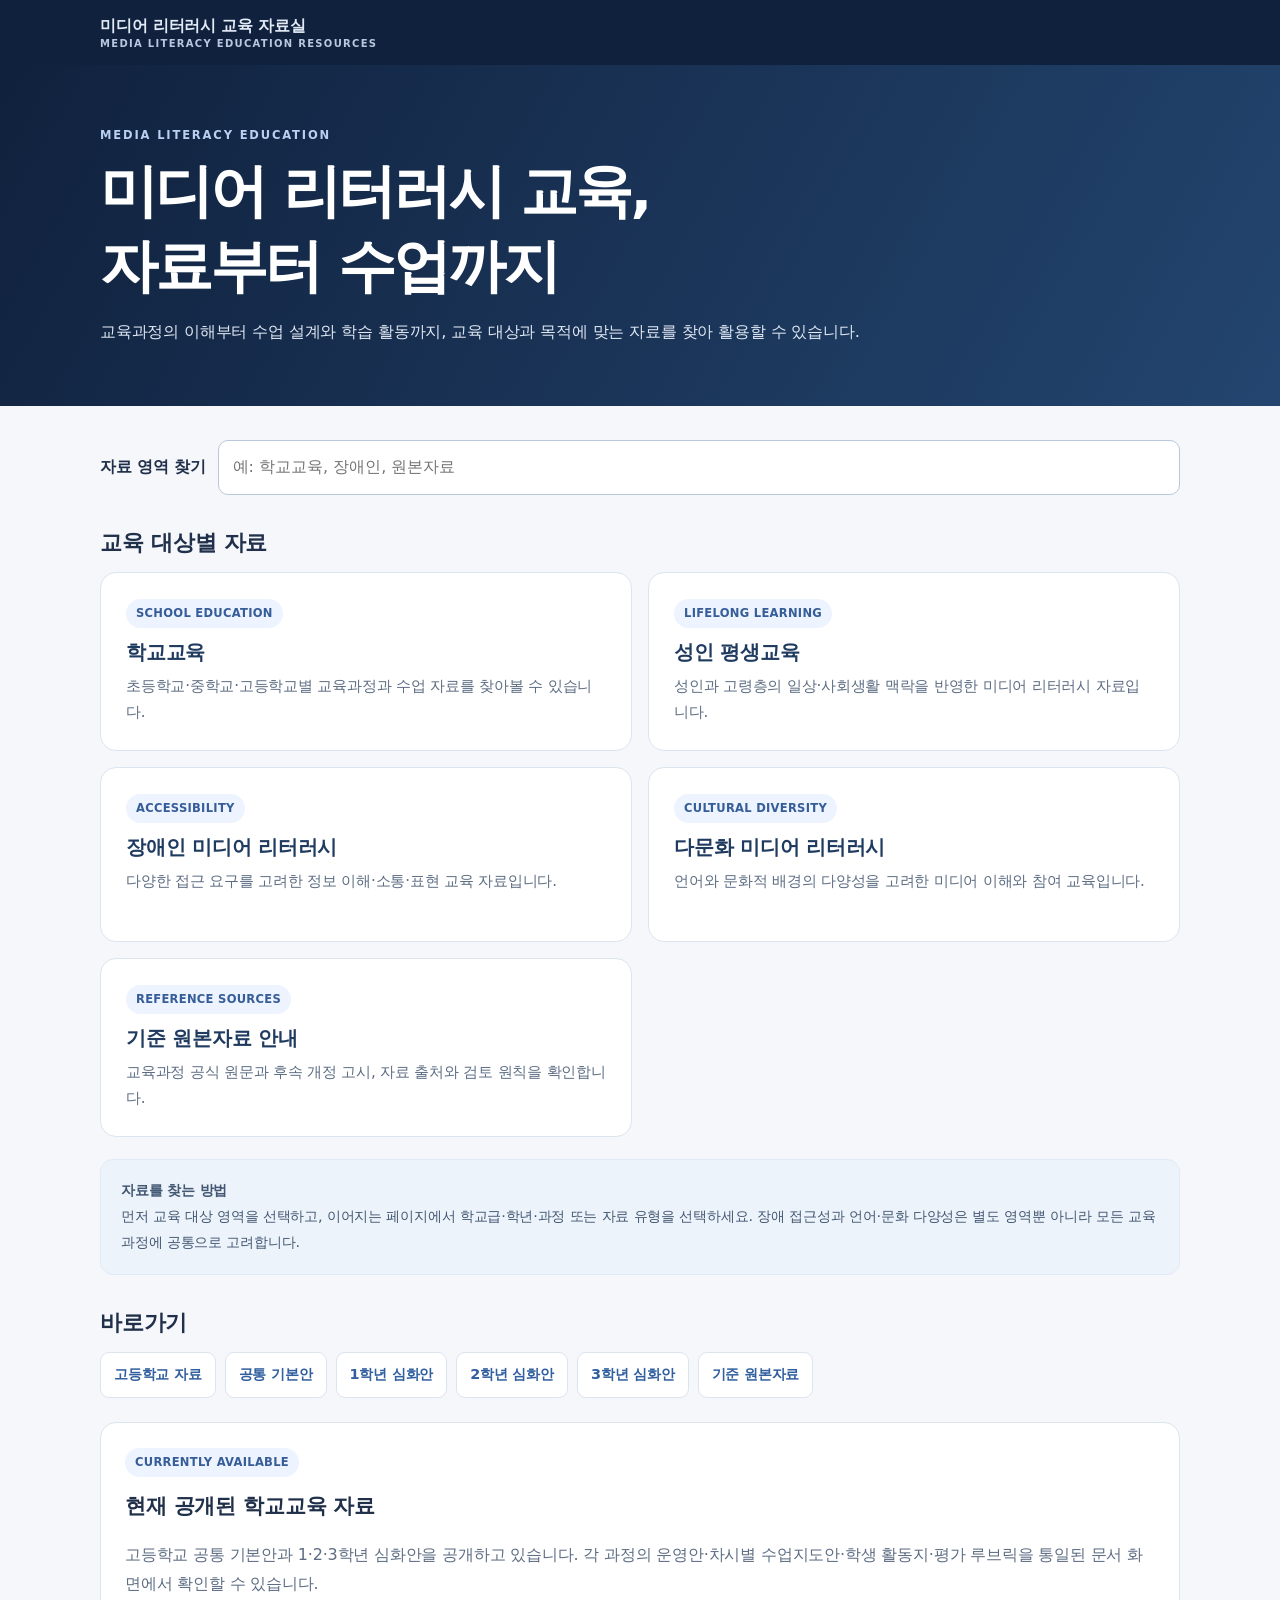
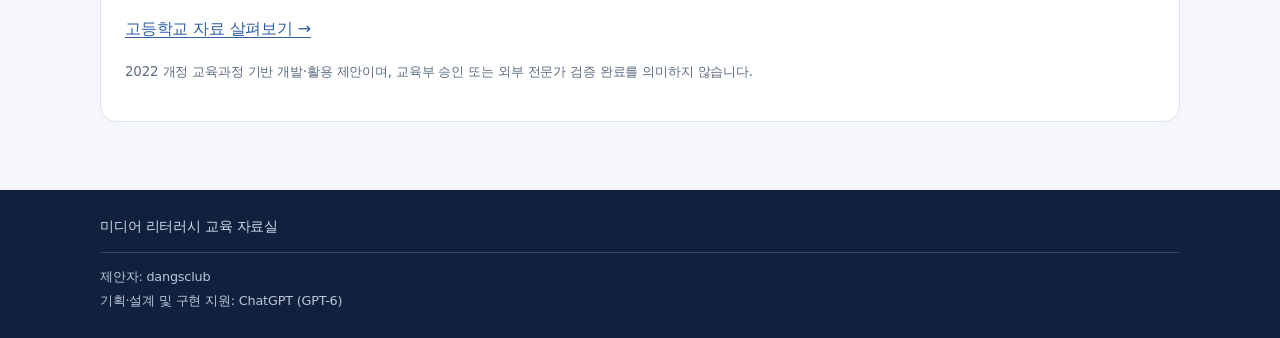
<file: index.html>
<!doctype html>
<html lang="ko">
<head>
<meta charset="utf-8"><meta name="viewport" content="width=device-width,initial-scale=1">
<meta name="description" content="학교교육·평생교육·장애인·다문화 미디어 리터러시 교육 자료를 쉽게 찾고 활용할 수 있는 공개자료실">
<title>미디어 리터러시 교육 자료실</title>
<link rel="stylesheet" href="/assets/archive.css">
</head>
<body>
<a class="skip-link" href="#main-content">본문 바로가기</a>
<header class="top"><div class="wrap topin"><a class="brand" href="/" aria-label="미디어 리터러시 교육 자료실 홈">미디어 리터러시 교육 자료실<small>MEDIA LITERACY EDUCATION RESOURCES</small></a></div></header>
<section class="hero homehero"><div class="wrap"><div class="eyebrow">MEDIA LITERACY EDUCATION</div><h1>미디어 리터러시 교육,<br>자료부터 수업까지</h1><p>교육과정의 이해부터 수업 설계와 학습 활동까지, 교육 대상과 목적에 맞는 자료를 찾아 활용할 수 있습니다.</p></div></section>
<main class="main" id="main-content"><div class="wrap">
<div class="home-tools"><label for="category-search">자료 영역 찾기</label><input id="category-search" type="search" placeholder="예: 학교교육, 장애인, 원본자료" autocomplete="off"></div>
<h2 class="section-heading">교육 대상별 자료</h2>
<div class="homegrid" id="category-grid">
<a class="card homecard" href="/categories/school.html" data-search="학교교육 초등학교 중학교 고등학교 학생 교사"><span class="tag">SCHOOL EDUCATION</span><h2>학교교육</h2><p>초등학교·중학교·고등학교별 교육과정과 수업 자료를 찾아볼 수 있습니다.</p></a>
<a class="card homecard" href="/categories/lifelong.html" data-search="성인 평생교육 중장년 고령층 시민"><span class="tag">LIFELONG LEARNING</span><h2>성인 평생교육</h2><p>성인과 고령층의 일상·사회생활 맥락을 반영한 미디어 리터러시 자료입니다.</p></a>
<a class="card homecard" href="/categories/disability.html" data-search="장애인 장애 접근성 특수교육 보조공학"><span class="tag">ACCESSIBILITY</span><h2>장애인 미디어 리터러시</h2><p>다양한 접근 요구를 고려한 정보 이해·소통·표현 교육 자료입니다.</p></a>
<a class="card homecard" href="/categories/multicultural.html" data-search="다문화 이주 배경 언어 문화 다양성"><span class="tag">CULTURAL DIVERSITY</span><h2>다문화 미디어 리터러시</h2><p>언어와 문화적 배경의 다양성을 고려한 미디어 이해와 참여 교육입니다.</p></a>
<a class="card homecard" href="/references/index.html" data-search="기준 원본자료 교육과정 고시 출처 근거 검증"><span class="tag">REFERENCE SOURCES</span><h2>기준 원본자료 안내</h2><p>교육과정 공식 원문과 후속 개정 고시, 자료 출처와 검토 원칙을 확인합니다.</p></a>
</div>
<p class="empty-search" id="empty-search" role="status">검색어와 일치하는 영역이 없습니다. 다른 단어로 찾아보세요.</p>
<div class="principle"><strong>자료를 찾는 방법</strong><br>먼저 교육 대상 영역을 선택하고, 이어지는 페이지에서 학교급·학년·과정 또는 자료 유형을 선택하세요. 장애 접근성과 언어·문화 다양성은 별도 영역뿐 아니라 모든 교육 과정에 공통으로 고려합니다.</div>
<h2 class="section-heading">바로가기</h2>
<div class="quicklinks"><a href="/school/high-school/index.html">고등학교 자료</a><a href="/school/high-school/common/index.html">공통 기본안</a><a href="/school/high-school/grade1/index.html">1학년 심화안</a><a href="/school/high-school/grade2/index.html">2학년 심화안</a><a href="/school/high-school/grade3/index.html">3학년 심화안</a><a href="/references/index.html">기준 원본자료</a></div>
<section class="panel"><span class="tag">CURRENTLY AVAILABLE</span><h2 style="margin:0 0 8px;font-size:1.3rem">현재 공개된 학교교육 자료</h2><p class="muted">고등학교 공통 기본안과 1·2·3학년 심화안을 공개하고 있습니다. 각 과정의 운영안·차시별 수업지도안·학생 활동지·평가 루브릭을 통일된 문서 화면에서 확인할 수 있습니다.</p><p><a href="/school/high-school/index.html">고등학교 자료 살펴보기 →</a></p><p class="muted" style="font-size:.84rem">2022 개정 교육과정 기반 개발·활용 제안이며, 교육부 승인 또는 외부 전문가 검증 완료를 의미하지 않습니다.</p></section>
</div></main>
<footer class="foot"><div class="wrap">미디어 리터러시 교육 자료실</div></footer>
<script>
(function(){var input=document.getElementById("category-search"),cards=[].slice.call(document.querySelectorAll("#category-grid .card")),empty=document.getElementById("empty-search");input.addEventListener("input",function(){var q=input.value.trim().toLocaleLowerCase(),shown=0;cards.forEach(function(card){var hay=(card.textContent+" "+(card.getAttribute("data-search")||"")).toLocaleLowerCase(),match=!q||hay.indexOf(q)!==-1;card.hidden=!match;if(match)shown++;});empty.style.display=shown?"none":"block";});})();
</script>
</body></html>
</file>
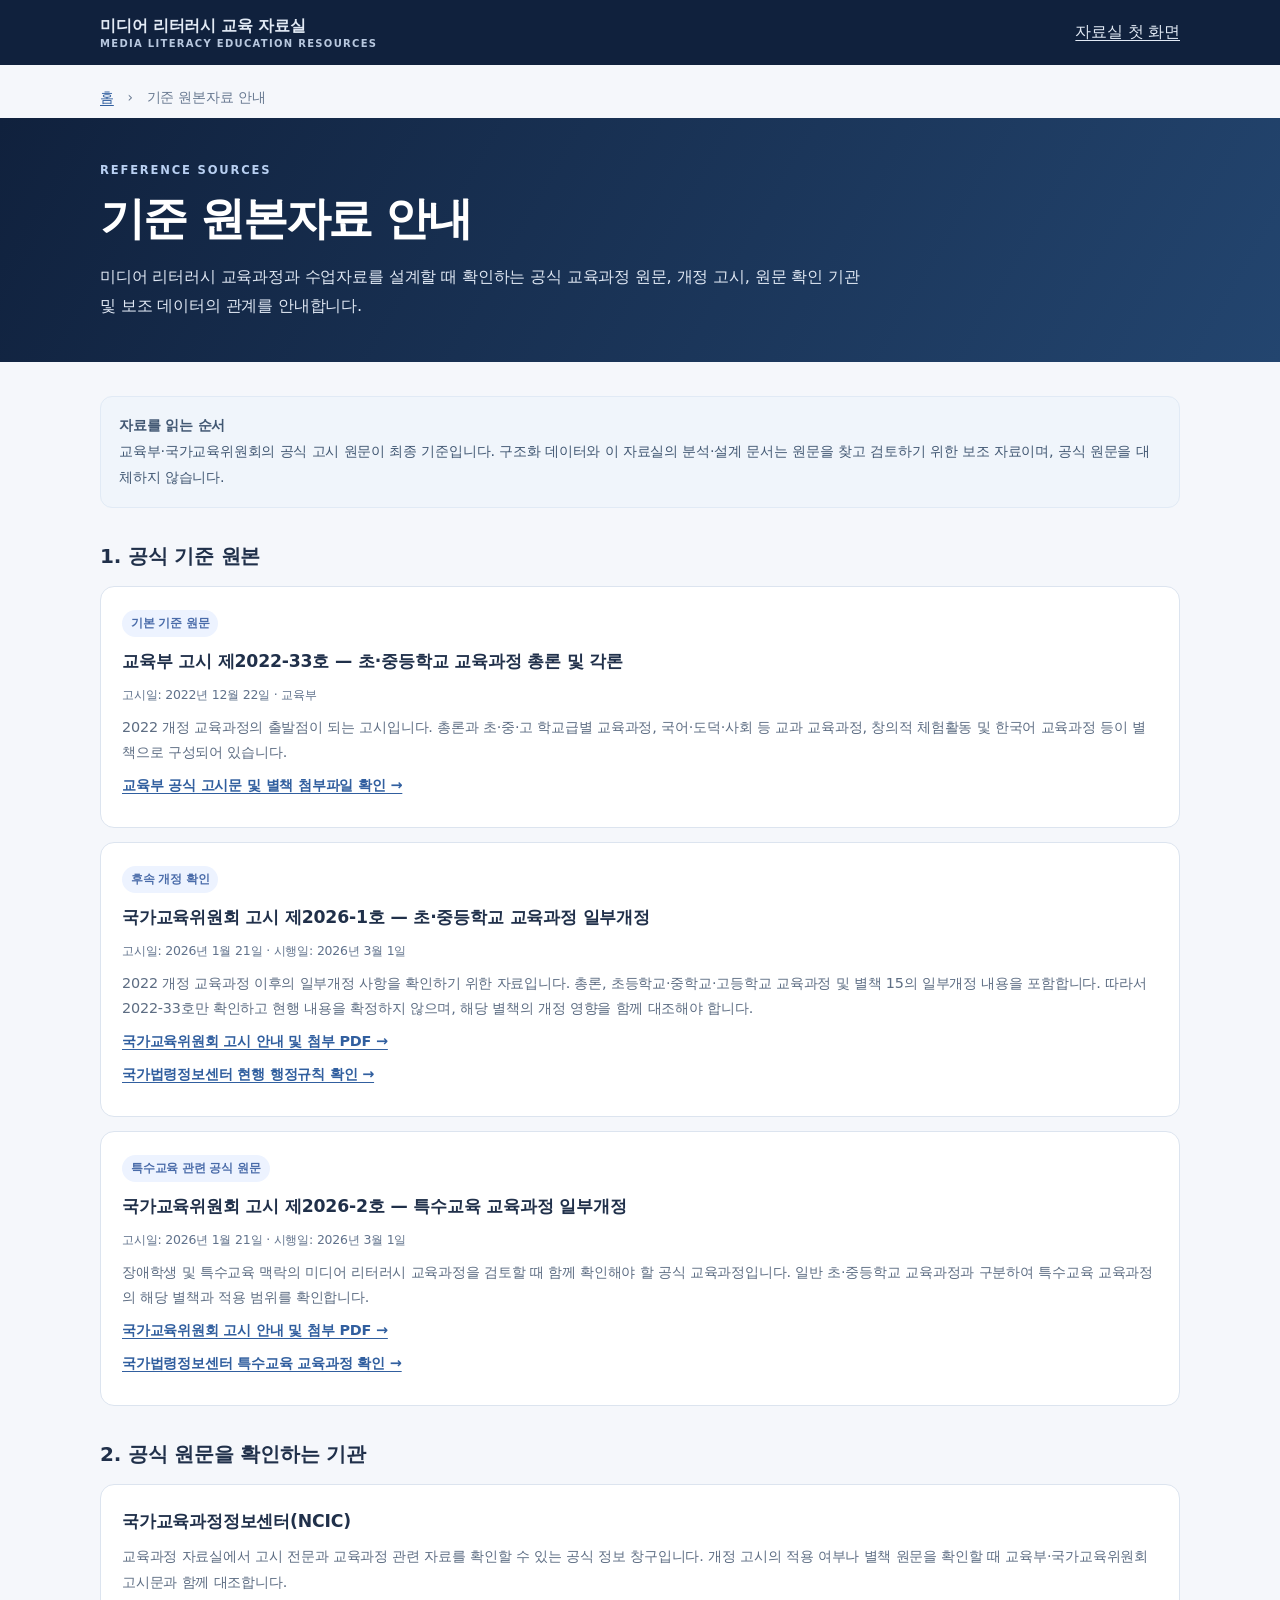
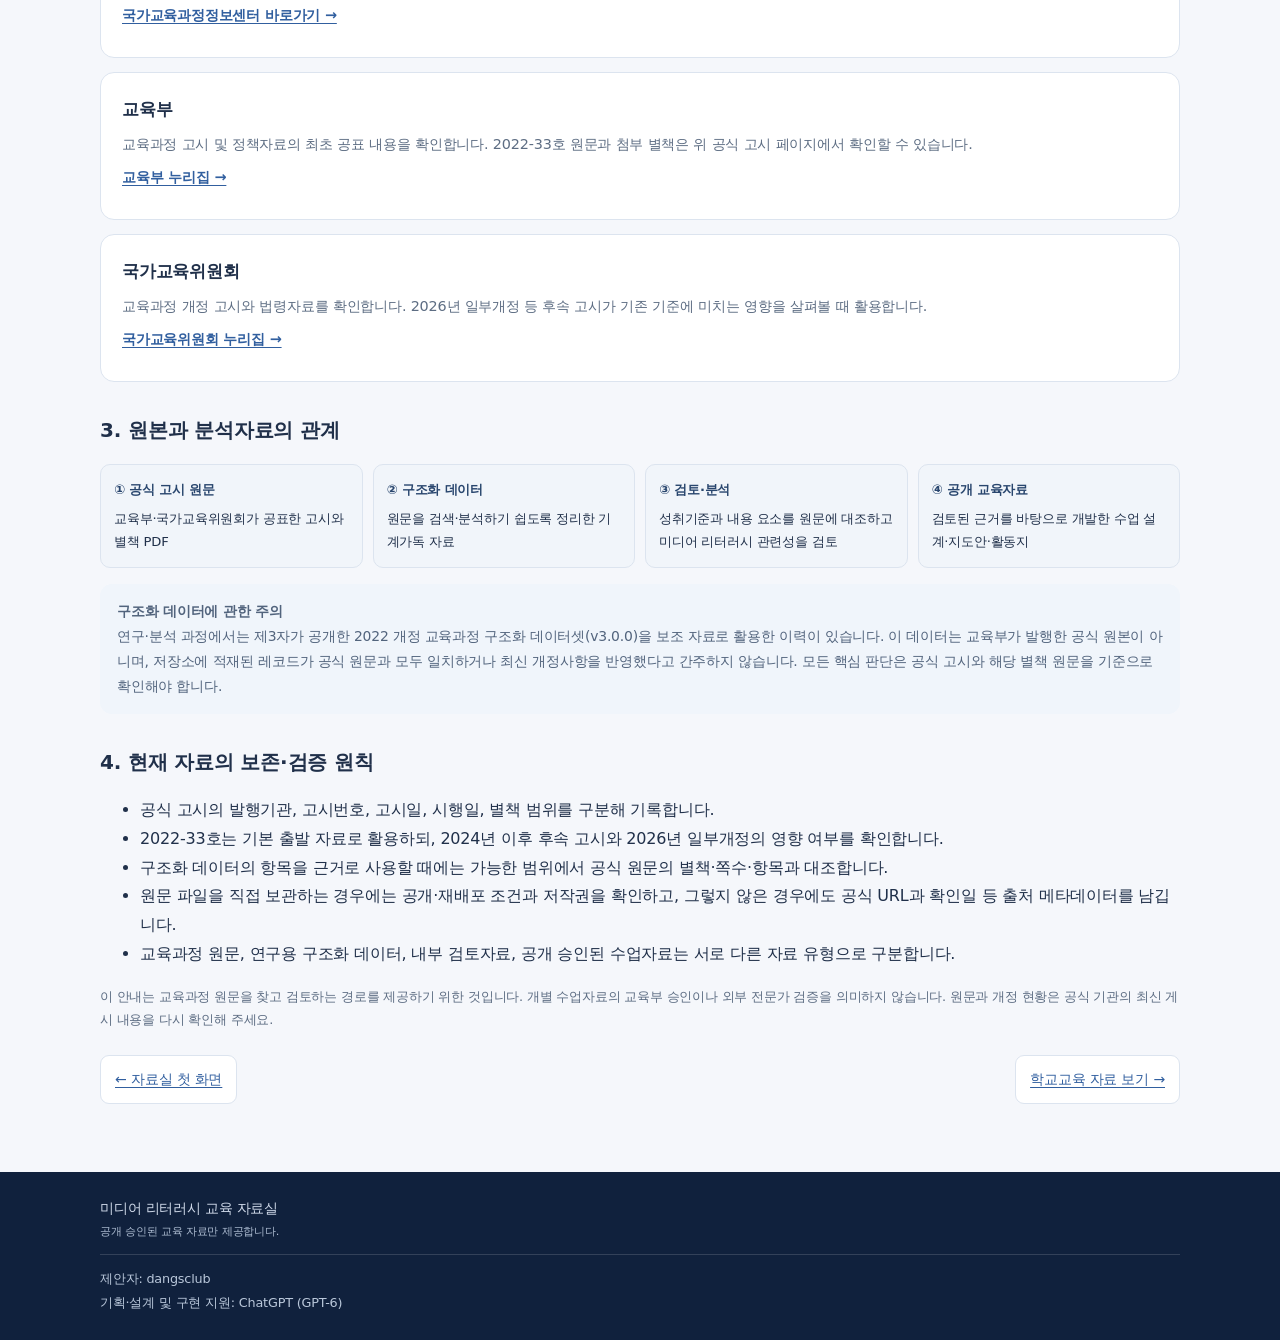
<file: references/index.html>
<!doctype html>
<html lang="ko">
<head>
<meta charset="utf-8">
<meta name="viewport" content="width=device-width,initial-scale=1">
<meta name="description" content="미디어 리터러시 교육자료 개발에 활용하는 2022 개정 교육과정 및 후속 개정 고시 등 기준 원본자료 안내">
<title>기준 원본자료 안내 | 미디어 리터러시 자료실</title>
<link rel="stylesheet" href="/assets/archive.css">
<style>
.ref-list{display:grid;gap:14px}.ref-item{background:#fff;border:1px solid var(--line);border-radius:14px;padding:21px}.ref-item h2{font-size:1.08rem;margin:0 0 7px}.ref-item p{margin:7px 0;color:var(--muted);font-size:.9rem}.ref-item .meta{font-size:.78rem;color:#60728c;margin-bottom:8px}.ref-item a{font-weight:700}.status{display:inline-block;border-radius:99px;padding:3px 9px;background:#edf3ff;color:#496ba9;font-size:.72rem;font-weight:750;margin-bottom:9px}.flow{display:grid;grid-template-columns:repeat(4,1fr);gap:10px;margin:16px 0}.flow div{background:#f1f5fa;border:1px solid var(--line);border-radius:10px;padding:13px;font-size:.82rem}.flow b{display:block;color:#29466e;margin-bottom:5px}.section-title{margin:30px 0 12px;font-size:1.25rem}.callout{padding:15px 17px;border-radius:12px;background:#f0f5fb;color:#52647d;font-size:.87rem;margin:15px 0}.small{font-size:.8rem;color:var(--muted)}@media(max-width:650px){.flow{grid-template-columns:1fr 1fr}}
</style>
</head>
<body>
<header class="top"><div class="wrap topin"><a class="brand" href="/">미디어 리터러시 교육 자료실<small>MEDIA LITERACY EDUCATION RESOURCES</small></a><a href="/">자료실 첫 화면</a></div></header>
<div class="wrap"><div class="crumb"><a href="/">홈</a>　›　기준 원본자료 안내</div></div>
<section class="hero"><div class="wrap"><div class="eyebrow">REFERENCE SOURCES</div><h1>기준 원본자료 안내</h1><p>미디어 리터러시 교육과정과 수업자료를 설계할 때 확인하는 공식 교육과정 원문, 개정 고시, 원문 확인 기관 및 보조 데이터의 관계를 안내합니다.</p></div></section>
<main class="main"><div class="wrap">
<div class="notice"><strong>자료를 읽는 순서</strong><br>교육부·국가교육위원회의 공식 고시 원문이 최종 기준입니다. 구조화 데이터와 이 자료실의 분석·설계 문서는 원문을 찾고 검토하기 위한 보조 자료이며, 공식 원문을 대체하지 않습니다.</div>
<h2 class="section-title">1. 공식 기준 원본</h2>
<div class="ref-list">
<article class="ref-item"><span class="status">기본 기준 원문</span><h2>교육부 고시 제2022-33호 — 초·중등학교 교육과정 총론 및 각론</h2><div class="meta">고시일: 2022년 12월 22일 · 교육부</div><p>2022 개정 교육과정의 출발점이 되는 고시입니다. 총론과 초·중·고 학교급별 교육과정, 국어·도덕·사회 등 교과 교육과정, 창의적 체험활동 및 한국어 교육과정 등이 별책으로 구성되어 있습니다.</p><p><a href="https://www.moe.go.kr/boardCnts/viewRenew.do?boardID=141&boardSeq=93458&lev=0&m=0302&s=moe" target="_blank" rel="noopener">교육부 공식 고시문 및 별책 첨부파일 확인 →</a></p></article>
<article class="ref-item"><span class="status">후속 개정 확인</span><h2>국가교육위원회 고시 제2026-1호 — 초·중등학교 교육과정 일부개정</h2><div class="meta">고시일: 2026년 1월 21일 · 시행일: 2026년 3월 1일</div><p>2022 개정 교육과정 이후의 일부개정 사항을 확인하기 위한 자료입니다. 총론, 초등학교·중학교·고등학교 교육과정 및 별책 15의 일부개정 내용을 포함합니다. 따라서 2022-33호만 확인하고 현행 내용을 확정하지 않으며, 해당 별책의 개정 영향을 함께 대조해야 합니다.</p><p><a href="https://www.ne.go.kr/user/bbs/BD_selectBbs.do?q_bbsDocNo=20260121102419070&q_bbsSn=1016" target="_blank" rel="noopener">국가교육위원회 고시 안내 및 첨부 PDF →</a></p><p><a href="https://www.law.go.kr/admRulInfoP.do?admRulSeq=2100000273516" target="_blank" rel="noopener">국가법령정보센터 현행 행정규칙 확인 →</a></p></article>
<article class="ref-item"><span class="status">특수교육 관련 공식 원문</span><h2>국가교육위원회 고시 제2026-2호 — 특수교육 교육과정 일부개정</h2><div class="meta">고시일: 2026년 1월 21일 · 시행일: 2026년 3월 1일</div><p>장애학생 및 특수교육 맥락의 미디어 리터러시 교육과정을 검토할 때 함께 확인해야 할 공식 교육과정입니다. 일반 초·중등학교 교육과정과 구분하여 특수교육 교육과정의 해당 별책과 적용 범위를 확인합니다.</p><p><a href="https://www.ne.go.kr/user/bbs/BD_selectBbs.do?q_bbsDocNo=20260121102419070&q_bbsSn=1016" target="_blank" rel="noopener">국가교육위원회 고시 안내 및 첨부 PDF →</a></p><p><a href="https://www.law.go.kr/admRulInfoP.do?admRulSeq=2100000273518" target="_blank" rel="noopener">국가법령정보센터 특수교육 교육과정 확인 →</a></p></article>
</div>
<h2 class="section-title">2. 공식 원문을 확인하는 기관</h2>
<div class="ref-list">
<article class="ref-item"><h2>국가교육과정정보센터(NCIC)</h2><p>교육과정 자료실에서 고시 전문과 교육과정 관련 자료를 확인할 수 있는 공식 정보 창구입니다. 개정 고시의 적용 여부나 별책 원문을 확인할 때 교육부·국가교육위원회 고시문과 함께 대조합니다.</p><p><a href="https://ncic.go.kr" target="_blank" rel="noopener">국가교육과정정보센터 바로가기 →</a></p></article>
<article class="ref-item"><h2>교육부</h2><p>교육과정 고시 및 정책자료의 최초 공표 내용을 확인합니다. 2022-33호 원문과 첨부 별책은 위 공식 고시 페이지에서 확인할 수 있습니다.</p><p><a href="https://www.moe.go.kr" target="_blank" rel="noopener">교육부 누리집 →</a></p></article>
<article class="ref-item"><h2>국가교육위원회</h2><p>교육과정 개정 고시와 법령자료를 확인합니다. 2026년 일부개정 등 후속 고시가 기존 기준에 미치는 영향을 살펴볼 때 활용합니다.</p><p><a href="https://www.ne.go.kr" target="_blank" rel="noopener">국가교육위원회 누리집 →</a></p></article>
</div>
<h2 class="section-title">3. 원본과 분석자료의 관계</h2>
<div class="flow">
<div><b>① 공식 고시 원문</b>교육부·국가교육위원회가 공표한 고시와 별책 PDF</div>
<div><b>② 구조화 데이터</b>원문을 검색·분석하기 쉽도록 정리한 기계가독 자료</div>
<div><b>③ 검토·분석</b>성취기준과 내용 요소를 원문에 대조하고 미디어 리터러시 관련성을 검토</div>
<div><b>④ 공개 교육자료</b>검토된 근거를 바탕으로 개발한 수업 설계·지도안·활동지</div>
</div>
<div class="callout"><strong>구조화 데이터에 관한 주의</strong><br>연구·분석 과정에서는 제3자가 공개한 2022 개정 교육과정 구조화 데이터셋(v3.0.0)을 보조 자료로 활용한 이력이 있습니다. 이 데이터는 교육부가 발행한 공식 원본이 아니며, 저장소에 적재된 레코드가 공식 원문과 모두 일치하거나 최신 개정사항을 반영했다고 간주하지 않습니다. 모든 핵심 판단은 공식 고시와 해당 별책 원문을 기준으로 확인해야 합니다.</div>
<h2 class="section-title">4. 현재 자료의 보존·검증 원칙</h2>
<ul>
<li>공식 고시의 발행기관, 고시번호, 고시일, 시행일, 별책 범위를 구분해 기록합니다.</li>
<li>2022-33호는 기본 출발 자료로 활용하되, 2024년 이후 후속 고시와 2026년 일부개정의 영향 여부를 확인합니다.</li>
<li>구조화 데이터의 항목을 근거로 사용할 때에는 가능한 범위에서 공식 원문의 별책·쪽수·항목과 대조합니다.</li>
<li>원문 파일을 직접 보관하는 경우에는 공개·재배포 조건과 저작권을 확인하고, 그렇지 않은 경우에도 공식 URL과 확인일 등 출처 메타데이터를 남깁니다.</li>
<li>교육과정 원문, 연구용 구조화 데이터, 내부 검토자료, 공개 승인된 수업자료는 서로 다른 자료 유형으로 구분합니다.</li>
</ul>
<p class="small">이 안내는 교육과정 원문을 찾고 검토하는 경로를 제공하기 위한 것입니다. 개별 수업자료의 교육부 승인이나 외부 전문가 검증을 의미하지 않습니다. 원문과 개정 현황은 공식 기관의 최신 게시 내용을 다시 확인해 주세요.</p>
<div class="docnav"><a href="/">← 자료실 첫 화면</a><a href="/categories/school.html">학교교육 자료 보기 →</a></div>
</div></main>
<footer class="foot"><div class="wrap">미디어 리터러시 교육 자료실<small>공개 승인된 교육 자료만 제공합니다.</small></div></footer>
</body></html>
</file>
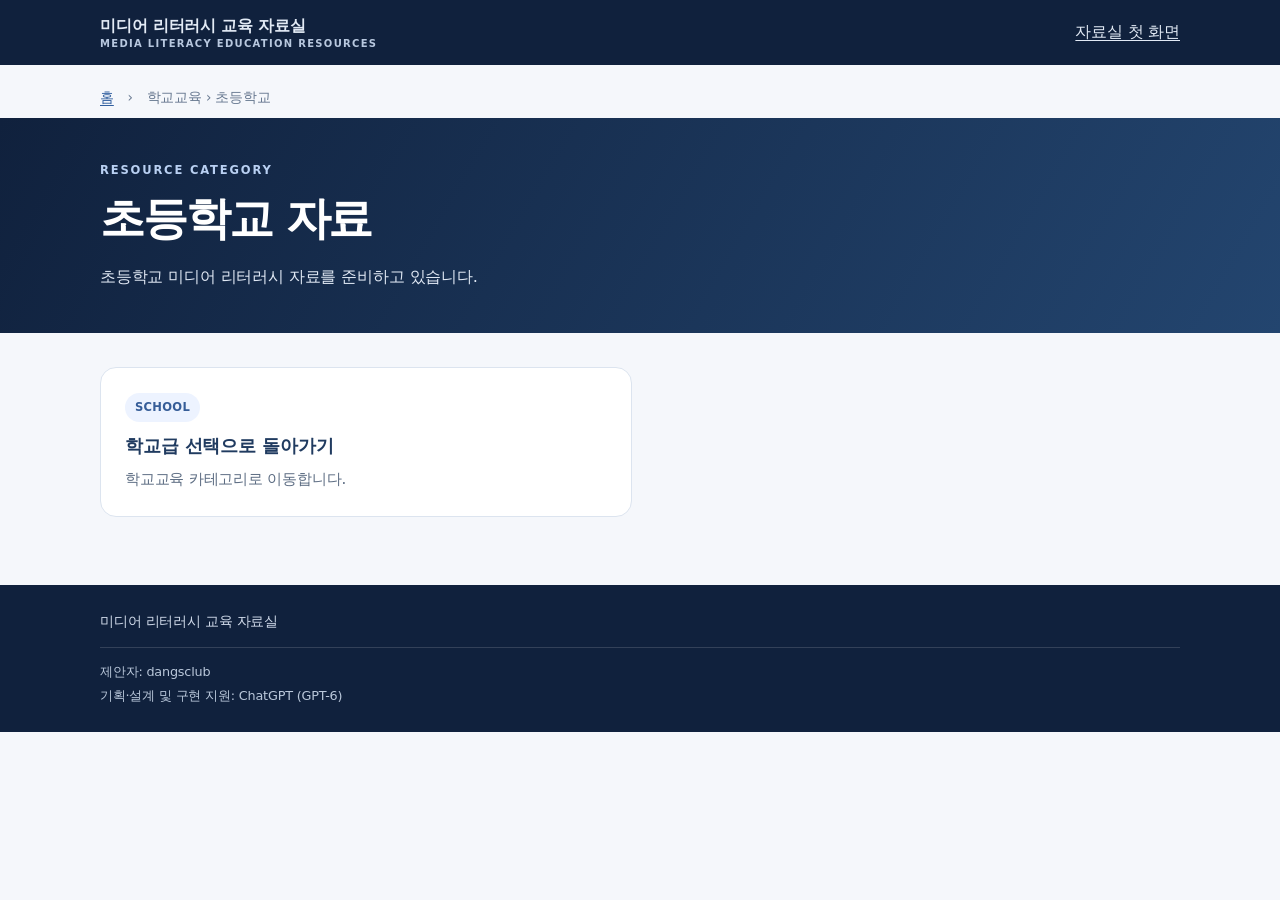
<file: school/elementary/index.html>
<!doctype html><html lang="ko"><head><meta charset="utf-8"><meta name="viewport" content="width=device-width,initial-scale=1"><title>초등학교 자료 | 미디어 리터러시 자료실</title><link rel="stylesheet" href="/assets/archive.css"></head><body><header class="top"><div class="wrap topin"><a class="brand" href="/">미디어 리터러시 교육 자료실<small>MEDIA LITERACY EDUCATION RESOURCES</small></a><a href="/">자료실 첫 화면</a></div></header><div class="wrap"><div class="crumb"><a href="/">홈</a>　›　학교교육 › 초등학교</div></div><section class="hero"><div class="wrap"><div class="eyebrow">RESOURCE CATEGORY</div><h1>초등학교 자료</h1><p>초등학교 미디어 리터러시 자료를 준비하고 있습니다.</p></div></section><main class="main"><div class="wrap"><div class="grid"><a class="card" href="/categories/school.html"><span class="tag">SCHOOL</span><h2>학교급 선택으로 돌아가기</h2><p>학교교육 카테고리로 이동합니다.</p></a></div></div></main><footer class="foot"><div class="wrap">미디어 리터러시 교육 자료실</div></footer></body></html>
</file>
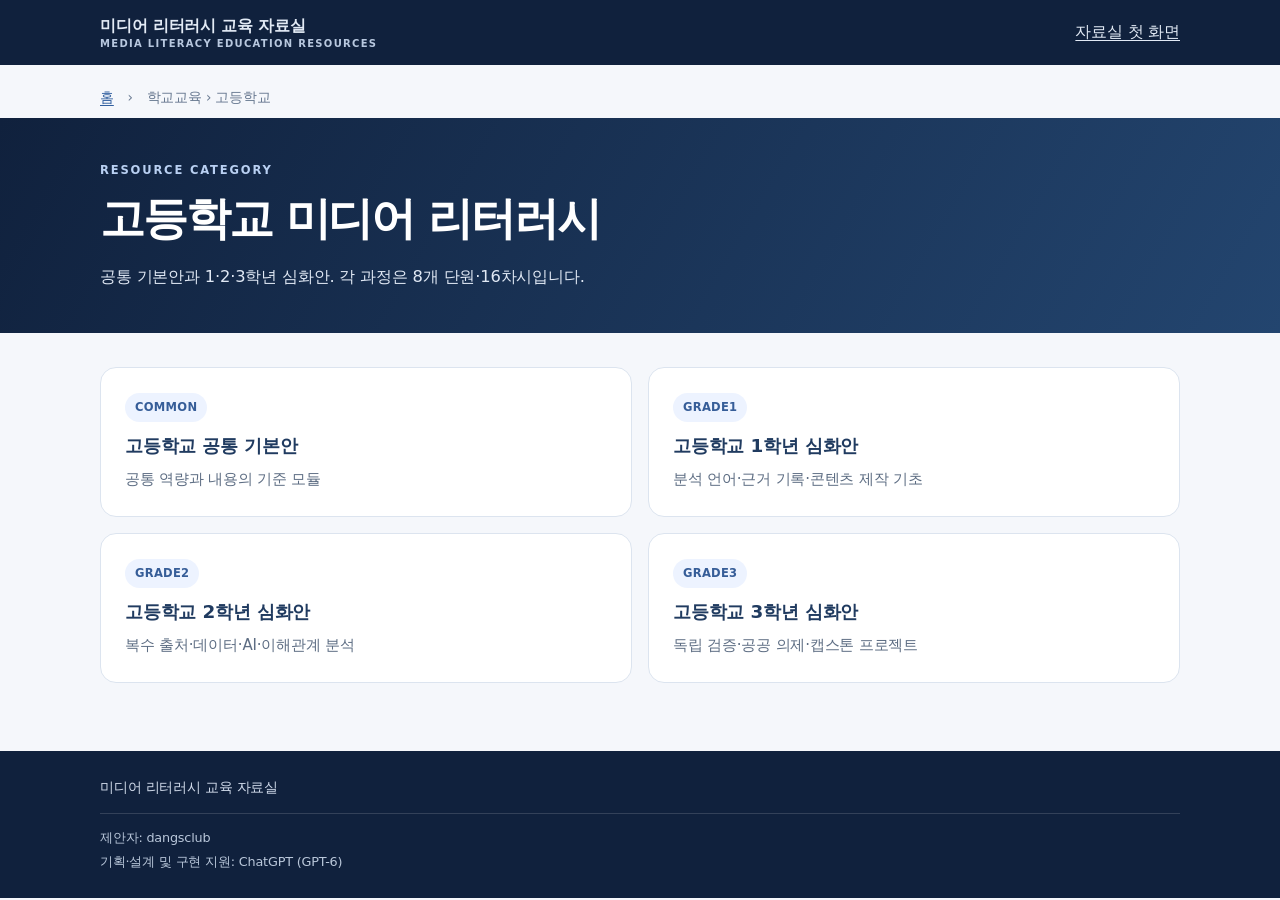
<file: school/high-school/index.html>
<!doctype html><html lang="ko"><head><meta charset="utf-8"><meta name="viewport" content="width=device-width,initial-scale=1"><title>고등학교 미디어 리터러시 | 미디어 리터러시 자료실</title><link rel="stylesheet" href="/assets/archive.css"></head><body><header class="top"><div class="wrap topin"><a class="brand" href="/">미디어 리터러시 교육 자료실<small>MEDIA LITERACY EDUCATION RESOURCES</small></a><a href="/">자료실 첫 화면</a></div></header><div class="wrap"><div class="crumb"><a href="/">홈</a>　›　학교교육 › 고등학교</div></div><section class="hero"><div class="wrap"><div class="eyebrow">RESOURCE CATEGORY</div><h1>고등학교 미디어 리터러시</h1><p>공통 기본안과 1·2·3학년 심화안. 각 과정은 8개 단원·16차시입니다.</p></div></section><main class="main"><div class="wrap"><div class="grid"><a class="card" href="/school/high-school/common/index.html"><span class="tag">COMMON</span><h2>고등학교 공통 기본안</h2><p>공통 역량과 내용의 기준 모듈</p></a><a class="card" href="/school/high-school/grade1/index.html"><span class="tag">GRADE1</span><h2>고등학교 1학년 심화안</h2><p>분석 언어·근거 기록·콘텐츠 제작 기초</p></a><a class="card" href="/school/high-school/grade2/index.html"><span class="tag">GRADE2</span><h2>고등학교 2학년 심화안</h2><p>복수 출처·데이터·AI·이해관계 분석</p></a><a class="card" href="/school/high-school/grade3/index.html"><span class="tag">GRADE3</span><h2>고등학교 3학년 심화안</h2><p>독립 검증·공공 의제·캡스톤 프로젝트</p></a></div></div></main><footer class="foot"><div class="wrap">미디어 리터러시 교육 자료실</div></footer></body></html>
</file>
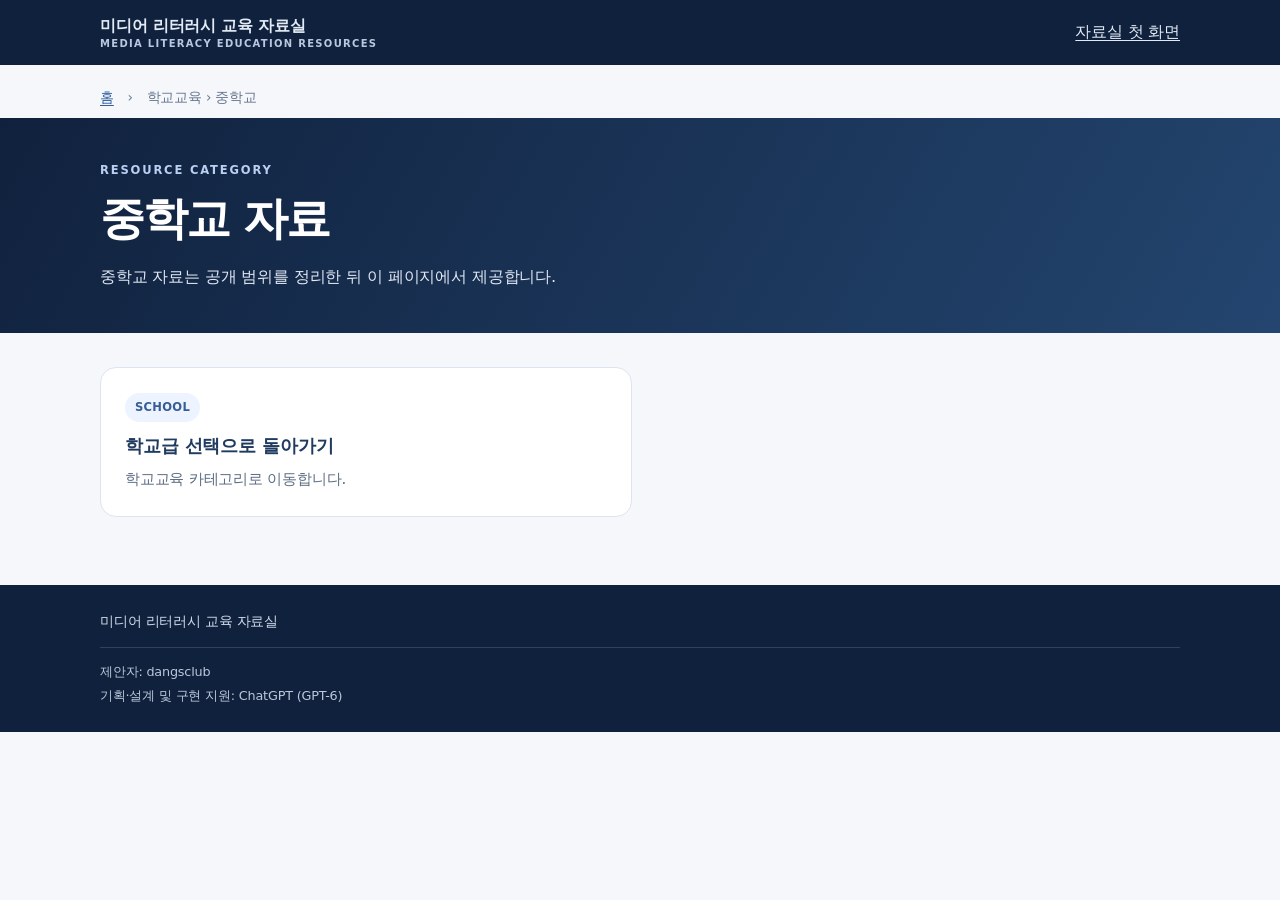
<file: school/middle/index.html>
<!doctype html><html lang="ko"><head><meta charset="utf-8"><meta name="viewport" content="width=device-width,initial-scale=1"><title>중학교 자료 | 미디어 리터러시 자료실</title><link rel="stylesheet" href="/assets/archive.css"></head><body><header class="top"><div class="wrap topin"><a class="brand" href="/">미디어 리터러시 교육 자료실<small>MEDIA LITERACY EDUCATION RESOURCES</small></a><a href="/">자료실 첫 화면</a></div></header><div class="wrap"><div class="crumb"><a href="/">홈</a>　›　학교교육 › 중학교</div></div><section class="hero"><div class="wrap"><div class="eyebrow">RESOURCE CATEGORY</div><h1>중학교 자료</h1><p>중학교 자료는 공개 범위를 정리한 뒤 이 페이지에서 제공합니다.</p></div></section><main class="main"><div class="wrap"><div class="grid"><a class="card" href="/categories/school.html"><span class="tag">SCHOOL</span><h2>학교급 선택으로 돌아가기</h2><p>학교교육 카테고리로 이동합니다.</p></a></div></div></main><footer class="foot"><div class="wrap">미디어 리터러시 교육 자료실</div></footer></body></html>
</file>
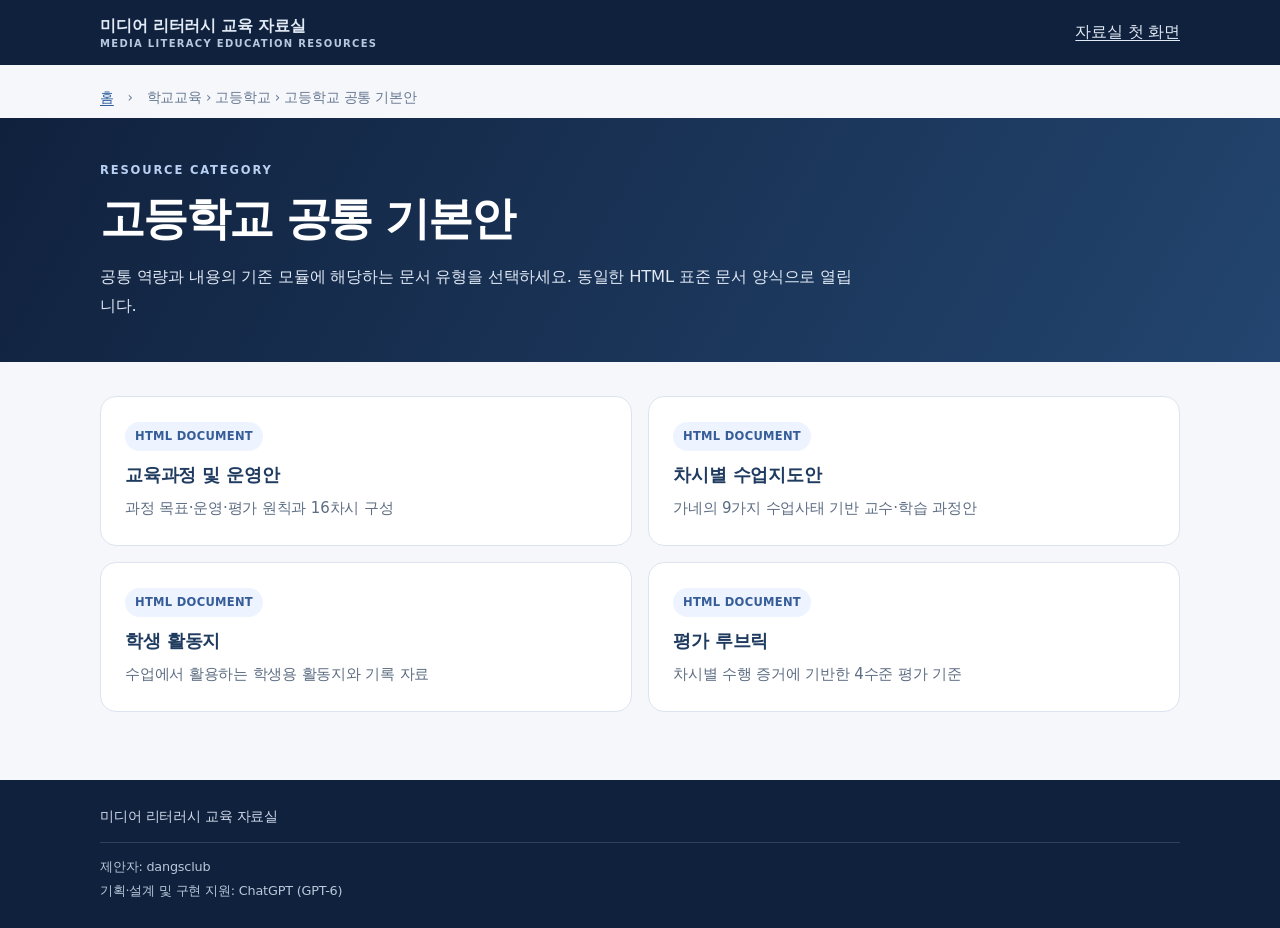
<file: school/high-school/common/index.html>
<!doctype html><html lang="ko"><head><meta charset="utf-8"><meta name="viewport" content="width=device-width,initial-scale=1"><title>고등학교 공통 기본안 | 미디어 리터러시 자료실</title><link rel="stylesheet" href="/assets/archive.css"></head><body><header class="top"><div class="wrap topin"><a class="brand" href="/">미디어 리터러시 교육 자료실<small>MEDIA LITERACY EDUCATION RESOURCES</small></a><a href="/">자료실 첫 화면</a></div></header><div class="wrap"><div class="crumb"><a href="/">홈</a>　›　학교교육 › 고등학교 › 고등학교 공통 기본안</div></div><section class="hero"><div class="wrap"><div class="eyebrow">RESOURCE CATEGORY</div><h1>고등학교 공통 기본안</h1><p>공통 역량과 내용의 기준 모듈에 해당하는 문서 유형을 선택하세요. 동일한 HTML 표준 문서 양식으로 열립니다.</p></div></section><main class="main"><div class="wrap"><div class="grid"><a class="card" href="/document.html?file=resources%2Fhigh-school%2Fhigh_school_common_course_plan.md"><span class="tag">HTML DOCUMENT</span><h2>교육과정 및 운영안</h2><p>과정 목표·운영·평가 원칙과 16차시 구성</p></a><a class="card" href="/document.html?file=resources%2Fhigh-school%2Fhigh_school_common_lesson_plans.md"><span class="tag">HTML DOCUMENT</span><h2>차시별 수업지도안</h2><p>가네의 9가지 수업사태 기반 교수·학습 과정안</p></a><a class="card" href="/document.html?file=resources%2Fhigh-school%2Fhigh_school_common_worksheets.md"><span class="tag">HTML DOCUMENT</span><h2>학생 활동지</h2><p>수업에서 활용하는 학생용 활동지와 기록 자료</p></a><a class="card" href="/document.html?file=resources%2Fhigh-school%2Fhigh_school_common_rubrics.md"><span class="tag">HTML DOCUMENT</span><h2>평가 루브릭</h2><p>차시별 수행 증거에 기반한 4수준 평가 기준</p></a></div></div></main><footer class="foot"><div class="wrap">미디어 리터러시 교육 자료실</div></footer></body></html>
</file>
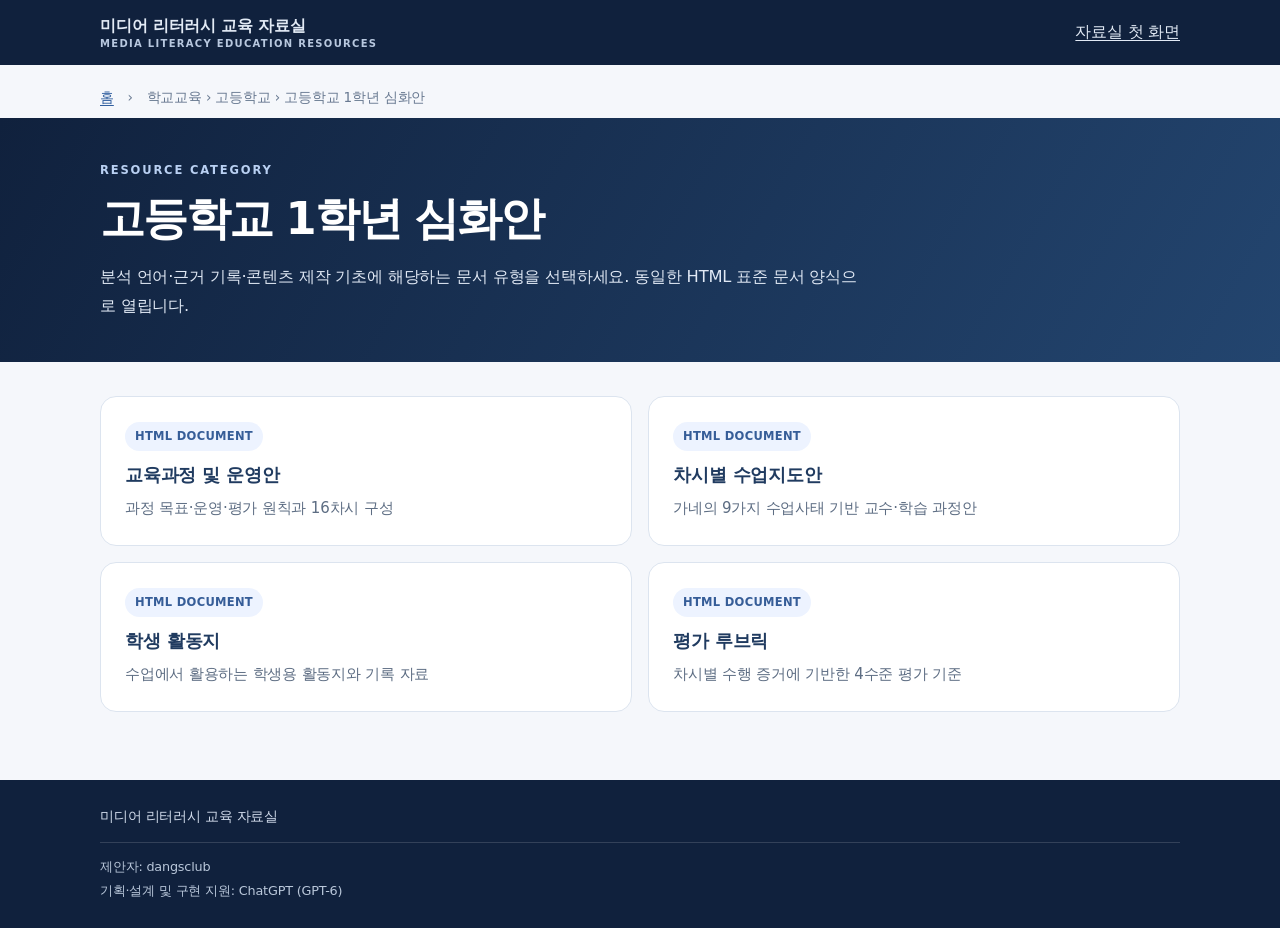
<file: school/high-school/grade1/index.html>
<!doctype html><html lang="ko"><head><meta charset="utf-8"><meta name="viewport" content="width=device-width,initial-scale=1"><title>고등학교 1학년 심화안 | 미디어 리터러시 자료실</title><link rel="stylesheet" href="/assets/archive.css"></head><body><header class="top"><div class="wrap topin"><a class="brand" href="/">미디어 리터러시 교육 자료실<small>MEDIA LITERACY EDUCATION RESOURCES</small></a><a href="/">자료실 첫 화면</a></div></header><div class="wrap"><div class="crumb"><a href="/">홈</a>　›　학교교육 › 고등학교 › 고등학교 1학년 심화안</div></div><section class="hero"><div class="wrap"><div class="eyebrow">RESOURCE CATEGORY</div><h1>고등학교 1학년 심화안</h1><p>분석 언어·근거 기록·콘텐츠 제작 기초에 해당하는 문서 유형을 선택하세요. 동일한 HTML 표준 문서 양식으로 열립니다.</p></div></section><main class="main"><div class="wrap"><div class="grid"><a class="card" href="/document.html?file=resources%2Fhigh-school%2Fhigh_school_grade1_course_plan.md"><span class="tag">HTML DOCUMENT</span><h2>교육과정 및 운영안</h2><p>과정 목표·운영·평가 원칙과 16차시 구성</p></a><a class="card" href="/document.html?file=resources%2Fhigh-school%2Fhigh_school_grade1_lesson_plans.md"><span class="tag">HTML DOCUMENT</span><h2>차시별 수업지도안</h2><p>가네의 9가지 수업사태 기반 교수·학습 과정안</p></a><a class="card" href="/document.html?file=resources%2Fhigh-school%2Fhigh_school_grade1_worksheets.md"><span class="tag">HTML DOCUMENT</span><h2>학생 활동지</h2><p>수업에서 활용하는 학생용 활동지와 기록 자료</p></a><a class="card" href="/document.html?file=resources%2Fhigh-school%2Fhigh_school_grade1_rubrics.md"><span class="tag">HTML DOCUMENT</span><h2>평가 루브릭</h2><p>차시별 수행 증거에 기반한 4수준 평가 기준</p></a></div></div></main><footer class="foot"><div class="wrap">미디어 리터러시 교육 자료실</div></footer></body></html>
</file>
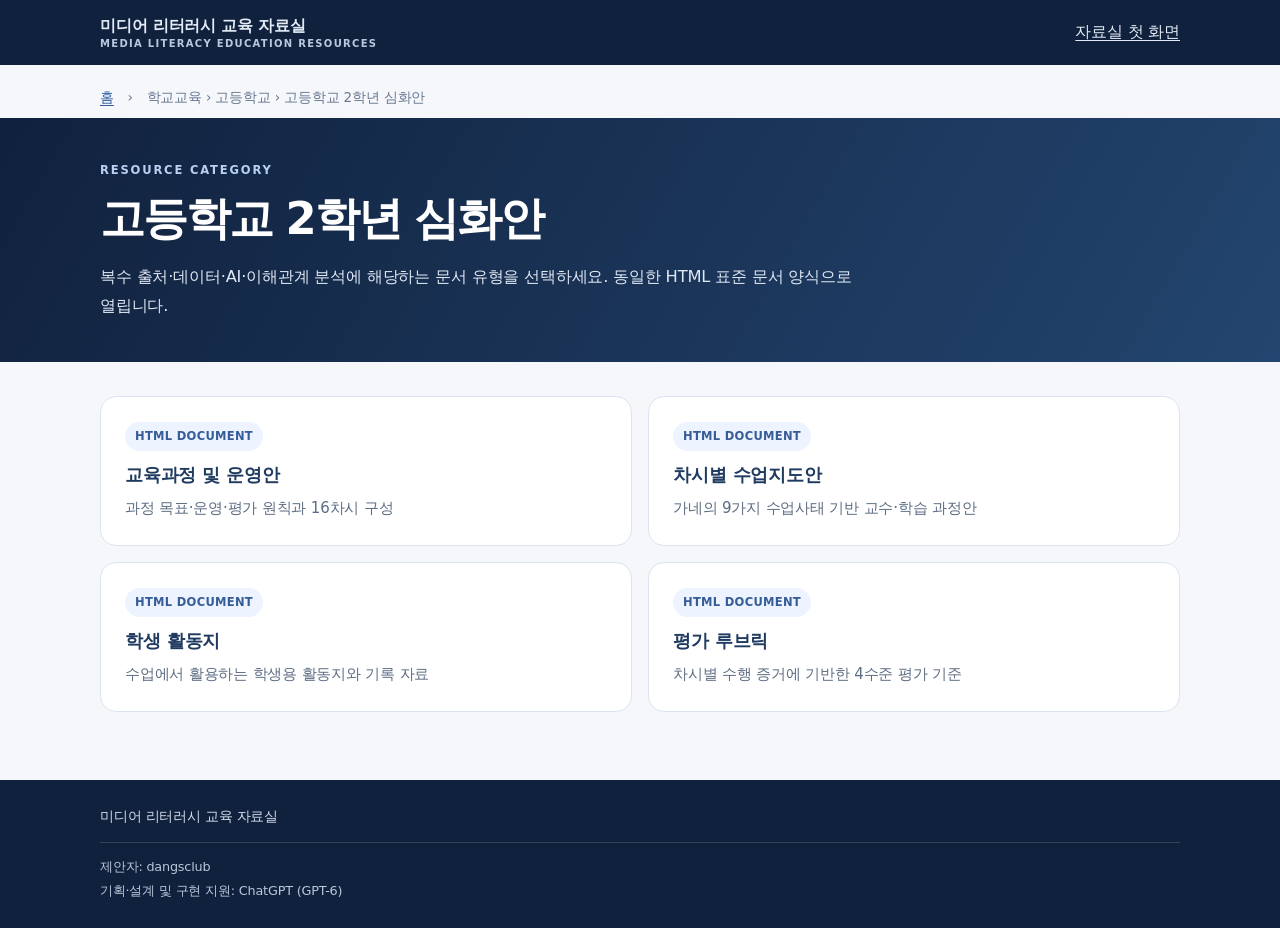
<file: school/high-school/grade2/index.html>
<!doctype html><html lang="ko"><head><meta charset="utf-8"><meta name="viewport" content="width=device-width,initial-scale=1"><title>고등학교 2학년 심화안 | 미디어 리터러시 자료실</title><link rel="stylesheet" href="/assets/archive.css"></head><body><header class="top"><div class="wrap topin"><a class="brand" href="/">미디어 리터러시 교육 자료실<small>MEDIA LITERACY EDUCATION RESOURCES</small></a><a href="/">자료실 첫 화면</a></div></header><div class="wrap"><div class="crumb"><a href="/">홈</a>　›　학교교육 › 고등학교 › 고등학교 2학년 심화안</div></div><section class="hero"><div class="wrap"><div class="eyebrow">RESOURCE CATEGORY</div><h1>고등학교 2학년 심화안</h1><p>복수 출처·데이터·AI·이해관계 분석에 해당하는 문서 유형을 선택하세요. 동일한 HTML 표준 문서 양식으로 열립니다.</p></div></section><main class="main"><div class="wrap"><div class="grid"><a class="card" href="/document.html?file=resources%2Fhigh-school%2Fhigh_school_grade2_course_plan.md"><span class="tag">HTML DOCUMENT</span><h2>교육과정 및 운영안</h2><p>과정 목표·운영·평가 원칙과 16차시 구성</p></a><a class="card" href="/document.html?file=resources%2Fhigh-school%2Fhigh_school_grade2_lesson_plans.md"><span class="tag">HTML DOCUMENT</span><h2>차시별 수업지도안</h2><p>가네의 9가지 수업사태 기반 교수·학습 과정안</p></a><a class="card" href="/document.html?file=resources%2Fhigh-school%2Fhigh_school_grade2_worksheets.md"><span class="tag">HTML DOCUMENT</span><h2>학생 활동지</h2><p>수업에서 활용하는 학생용 활동지와 기록 자료</p></a><a class="card" href="/document.html?file=resources%2Fhigh-school%2Fhigh_school_grade2_rubrics.md"><span class="tag">HTML DOCUMENT</span><h2>평가 루브릭</h2><p>차시별 수행 증거에 기반한 4수준 평가 기준</p></a></div></div></main><footer class="foot"><div class="wrap">미디어 리터러시 교육 자료실</div></footer></body></html>
</file>
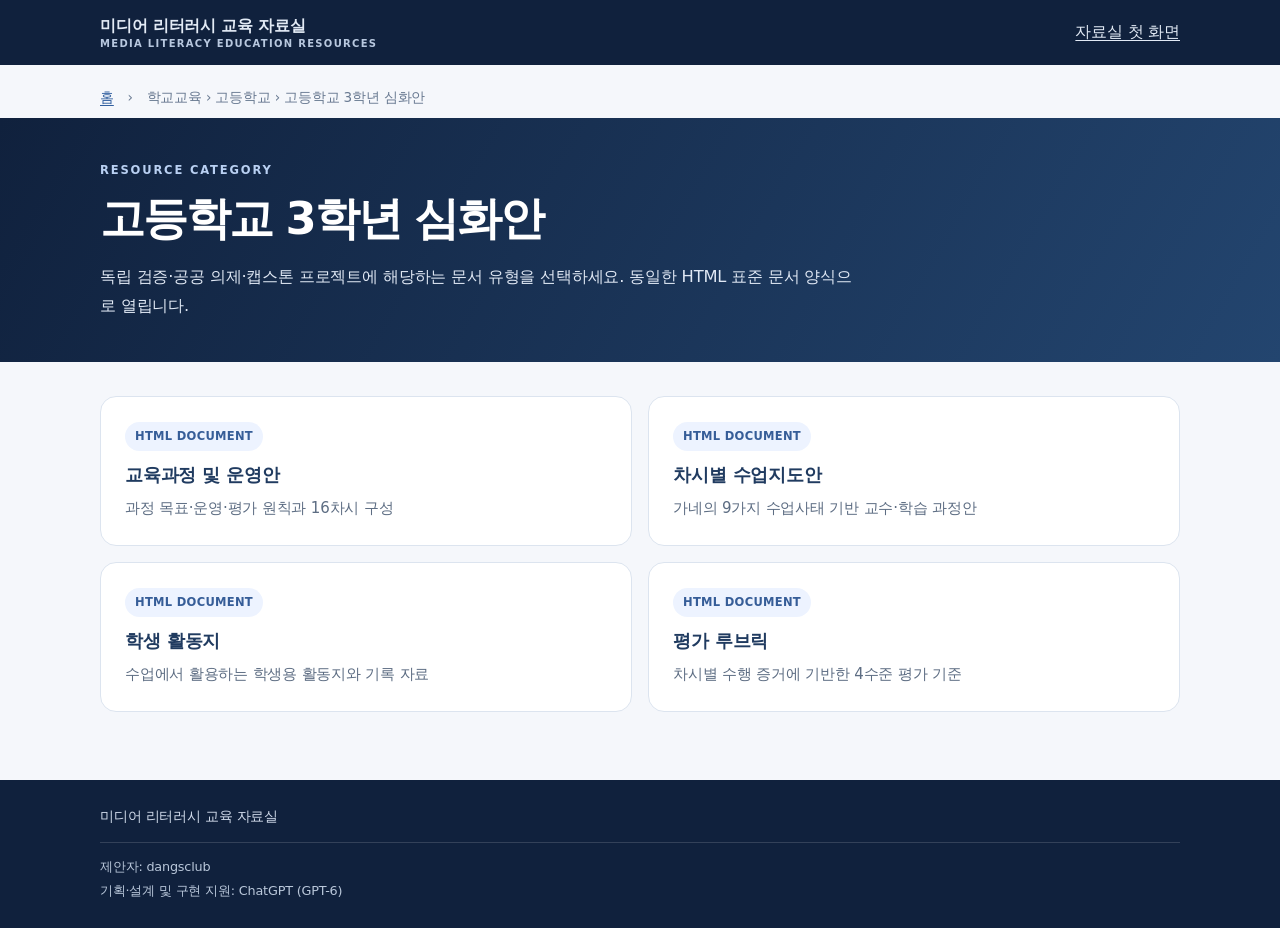
<file: school/high-school/grade3/index.html>
<!doctype html><html lang="ko"><head><meta charset="utf-8"><meta name="viewport" content="width=device-width,initial-scale=1"><title>고등학교 3학년 심화안 | 미디어 리터러시 자료실</title><link rel="stylesheet" href="/assets/archive.css"></head><body><header class="top"><div class="wrap topin"><a class="brand" href="/">미디어 리터러시 교육 자료실<small>MEDIA LITERACY EDUCATION RESOURCES</small></a><a href="/">자료실 첫 화면</a></div></header><div class="wrap"><div class="crumb"><a href="/">홈</a>　›　학교교육 › 고등학교 › 고등학교 3학년 심화안</div></div><section class="hero"><div class="wrap"><div class="eyebrow">RESOURCE CATEGORY</div><h1>고등학교 3학년 심화안</h1><p>독립 검증·공공 의제·캡스톤 프로젝트에 해당하는 문서 유형을 선택하세요. 동일한 HTML 표준 문서 양식으로 열립니다.</p></div></section><main class="main"><div class="wrap"><div class="grid"><a class="card" href="/document.html?file=resources%2Fhigh-school%2Fhigh_school_grade3_course_plan.md"><span class="tag">HTML DOCUMENT</span><h2>교육과정 및 운영안</h2><p>과정 목표·운영·평가 원칙과 16차시 구성</p></a><a class="card" href="/document.html?file=resources%2Fhigh-school%2Fhigh_school_grade3_lesson_plans.md"><span class="tag">HTML DOCUMENT</span><h2>차시별 수업지도안</h2><p>가네의 9가지 수업사태 기반 교수·학습 과정안</p></a><a class="card" href="/document.html?file=resources%2Fhigh-school%2Fhigh_school_grade3_worksheets.md"><span class="tag">HTML DOCUMENT</span><h2>학생 활동지</h2><p>수업에서 활용하는 학생용 활동지와 기록 자료</p></a><a class="card" href="/document.html?file=resources%2Fhigh-school%2Fhigh_school_grade3_rubrics.md"><span class="tag">HTML DOCUMENT</span><h2>평가 루브릭</h2><p>차시별 수행 증거에 기반한 4수준 평가 기준</p></a></div></div></main><footer class="foot"><div class="wrap">미디어 리터러시 교육 자료실</div></footer></body></html>
</file>
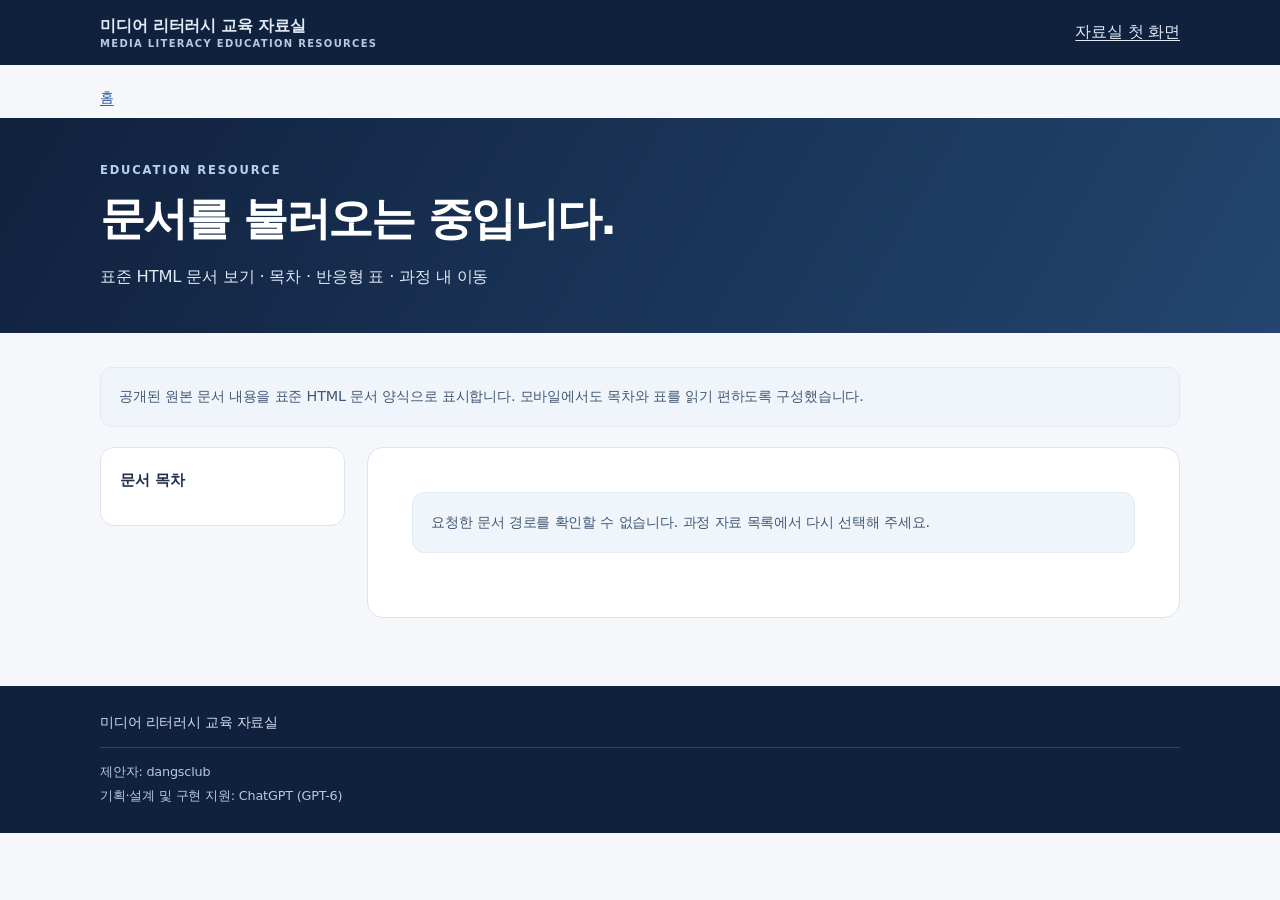
<file: document.html>
<!doctype html><html lang="ko"><head><meta charset="utf-8"><meta name="viewport" content="width=device-width,initial-scale=1"><title>교육 자료 문서 | 미디어 리터러시 자료실</title><link rel="stylesheet" href="/assets/archive.css"></head><body><header class="top"><div class="wrap topin"><a class="brand" href="/">미디어 리터러시 교육 자료실<small>MEDIA LITERACY EDUCATION RESOURCES</small></a><a href="/">자료실 첫 화면</a></div></header><div class="wrap"><div class="crumb" id="crumb"><a href="/">홈</a></div></div><section class="hero"><div class="wrap"><div class="eyebrow" id="hero-kicker">EDUCATION RESOURCE</div><h1 id="hero-title">문서를 불러오는 중입니다.</h1><p>표준 HTML 문서 보기 · 목차 · 반응형 표 · 과정 내 이동</p></div></section><main class="main"><div class="wrap"><div class="notice">공개된 원본 문서 내용을 표준 HTML 문서 양식으로 표시합니다. 모바일에서도 목차와 표를 읽기 편하도록 구성했습니다.</div><div class="doc-layout"><aside class="toc" id="toc"><h2>문서 목차</h2></aside><article class="document" id="doc">문서를 불러오는 중입니다.</article></div></div></main><footer class="foot"><div class="wrap">미디어 리터러시 교육 자료실</div></footer><script src="/assets/document.js"></script></body></html>
</file>
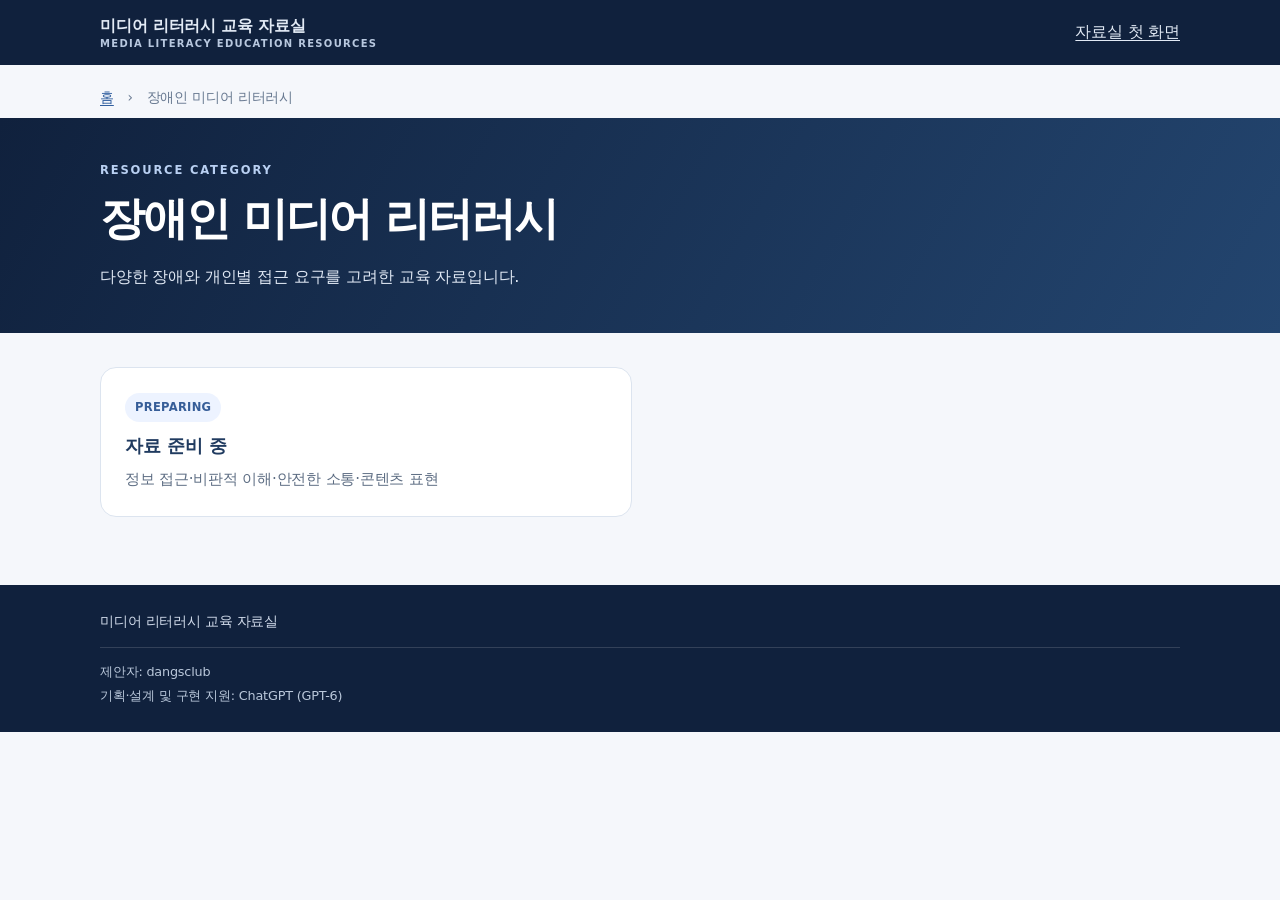
<file: categories/disability.html>
<!doctype html><html lang="ko"><head><meta charset="utf-8"><meta name="viewport" content="width=device-width,initial-scale=1"><title>장애인 미디어 리터러시 | 미디어 리터러시 자료실</title><link rel="stylesheet" href="/assets/archive.css"></head><body><header class="top"><div class="wrap topin"><a class="brand" href="/">미디어 리터러시 교육 자료실<small>MEDIA LITERACY EDUCATION RESOURCES</small></a><a href="/">자료실 첫 화면</a></div></header><div class="wrap"><div class="crumb"><a href="/">홈</a>　›　장애인 미디어 리터러시</div></div><section class="hero"><div class="wrap"><div class="eyebrow">RESOURCE CATEGORY</div><h1>장애인 미디어 리터러시</h1><p>다양한 장애와 개인별 접근 요구를 고려한 교육 자료입니다.</p></div></section><main class="main"><div class="wrap"><div class="grid"><a class="card" href="/"><span class="tag">PREPARING</span><h2>자료 준비 중</h2><p>정보 접근·비판적 이해·안전한 소통·콘텐츠 표현</p></a></div></div></main><footer class="foot"><div class="wrap">미디어 리터러시 교육 자료실</div></footer></body></html>
</file>
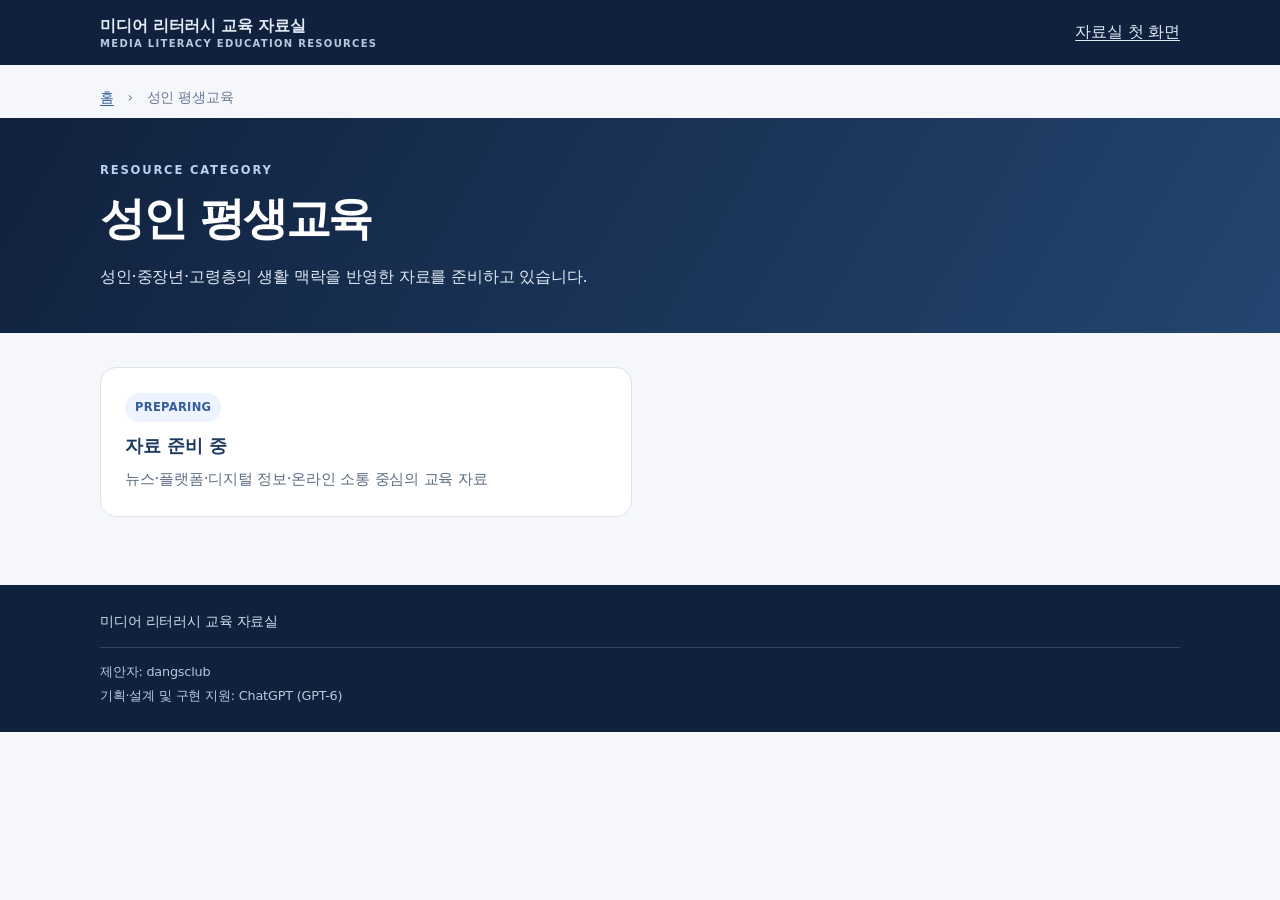
<file: categories/lifelong.html>
<!doctype html><html lang="ko"><head><meta charset="utf-8"><meta name="viewport" content="width=device-width,initial-scale=1"><title>성인 평생교육 | 미디어 리터러시 자료실</title><link rel="stylesheet" href="/assets/archive.css"></head><body><header class="top"><div class="wrap topin"><a class="brand" href="/">미디어 리터러시 교육 자료실<small>MEDIA LITERACY EDUCATION RESOURCES</small></a><a href="/">자료실 첫 화면</a></div></header><div class="wrap"><div class="crumb"><a href="/">홈</a>　›　성인 평생교육</div></div><section class="hero"><div class="wrap"><div class="eyebrow">RESOURCE CATEGORY</div><h1>성인 평생교육</h1><p>성인·중장년·고령층의 생활 맥락을 반영한 자료를 준비하고 있습니다.</p></div></section><main class="main"><div class="wrap"><div class="grid"><a class="card" href="/"><span class="tag">PREPARING</span><h2>자료 준비 중</h2><p>뉴스·플랫폼·디지털 정보·온라인 소통 중심의 교육 자료</p></a></div></div></main><footer class="foot"><div class="wrap">미디어 리터러시 교육 자료실</div></footer></body></html>
</file>
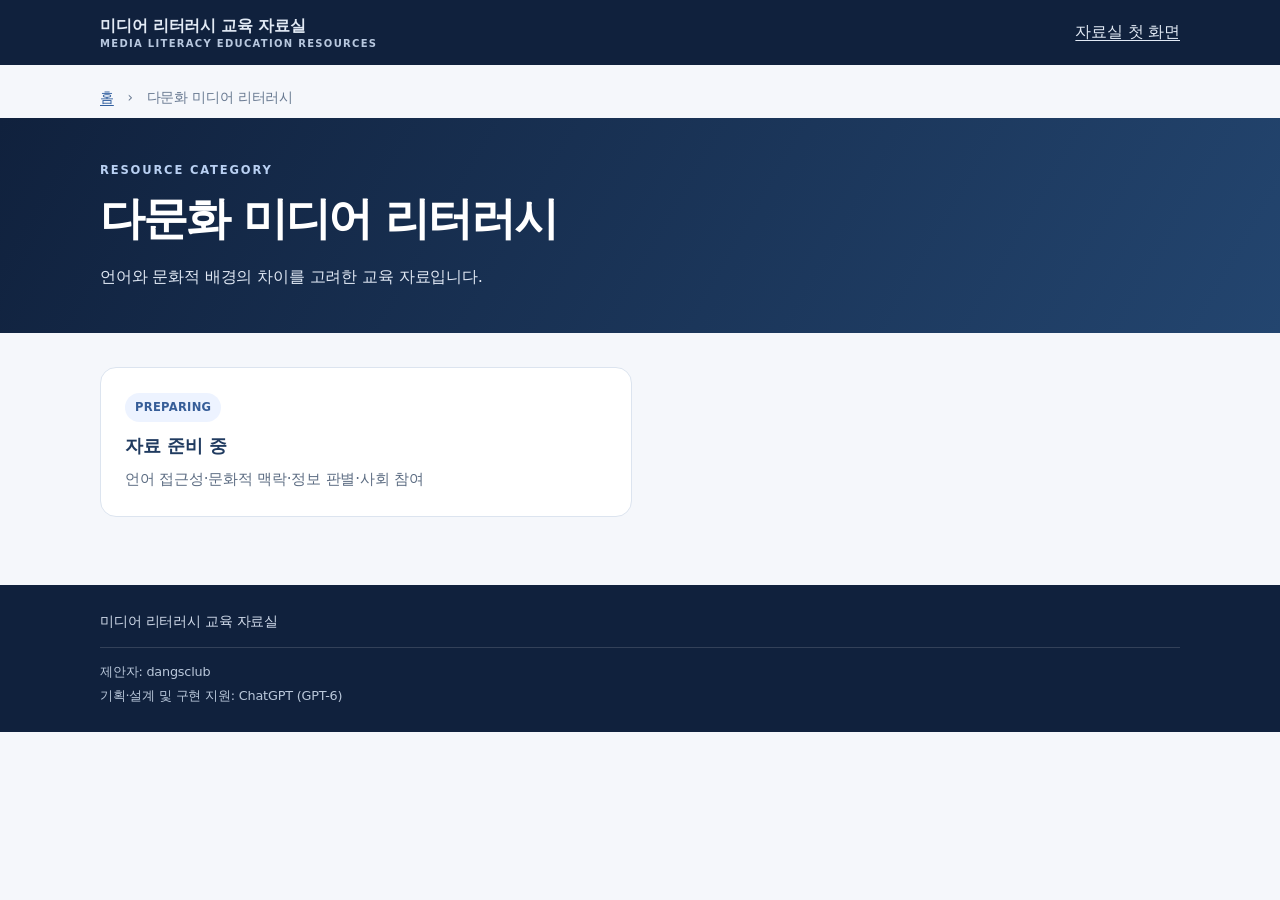
<file: categories/multicultural.html>
<!doctype html><html lang="ko"><head><meta charset="utf-8"><meta name="viewport" content="width=device-width,initial-scale=1"><title>다문화 미디어 리터러시 | 미디어 리터러시 자료실</title><link rel="stylesheet" href="/assets/archive.css"></head><body><header class="top"><div class="wrap topin"><a class="brand" href="/">미디어 리터러시 교육 자료실<small>MEDIA LITERACY EDUCATION RESOURCES</small></a><a href="/">자료실 첫 화면</a></div></header><div class="wrap"><div class="crumb"><a href="/">홈</a>　›　다문화 미디어 리터러시</div></div><section class="hero"><div class="wrap"><div class="eyebrow">RESOURCE CATEGORY</div><h1>다문화 미디어 리터러시</h1><p>언어와 문화적 배경의 차이를 고려한 교육 자료입니다.</p></div></section><main class="main"><div class="wrap"><div class="grid"><a class="card" href="/"><span class="tag">PREPARING</span><h2>자료 준비 중</h2><p>언어 접근성·문화적 맥락·정보 판별·사회 참여</p></a></div></div></main><footer class="foot"><div class="wrap">미디어 리터러시 교육 자료실</div></footer></body></html>
</file>
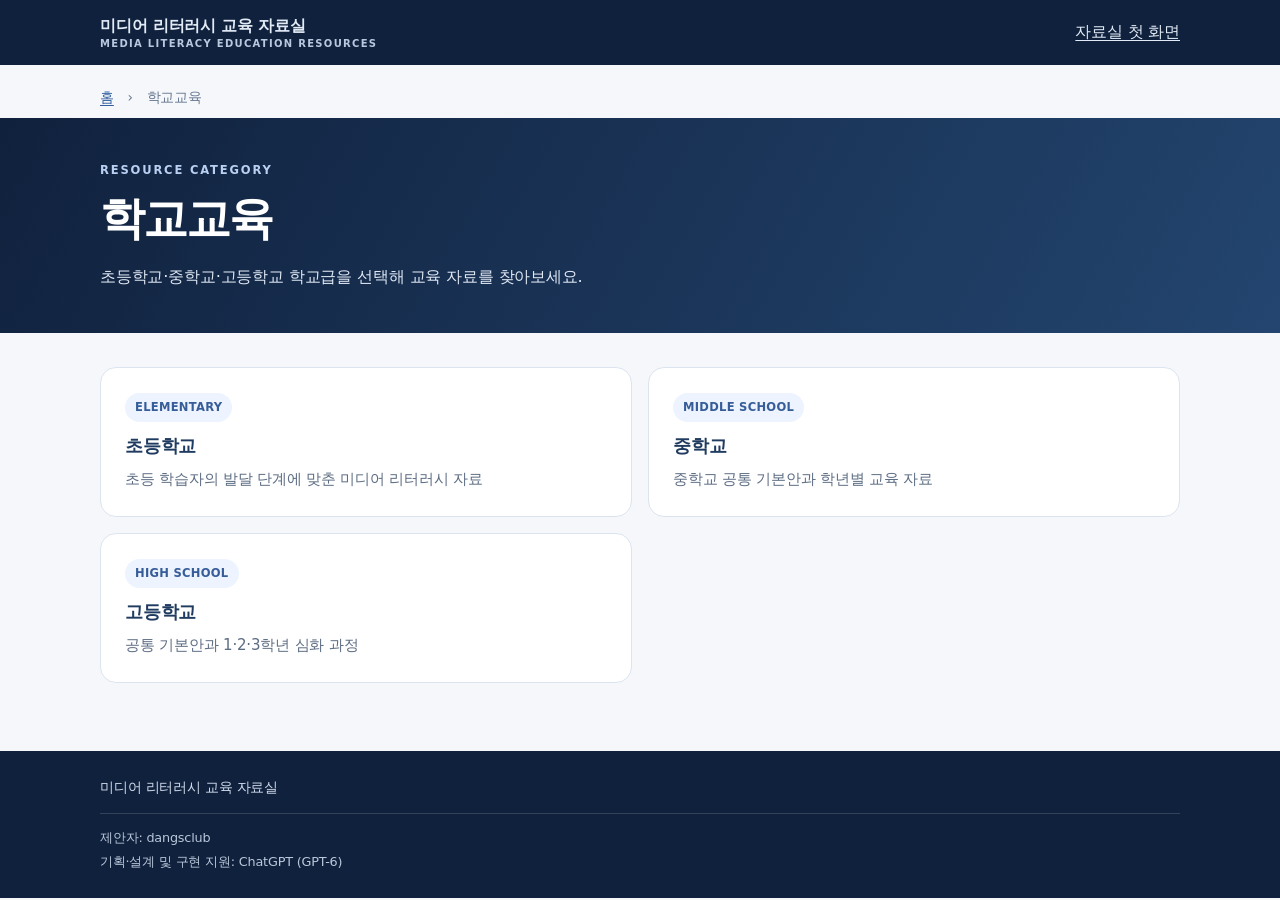
<file: categories/school.html>
<!doctype html><html lang="ko"><head><meta charset="utf-8"><meta name="viewport" content="width=device-width,initial-scale=1"><title>학교교육 | 미디어 리터러시 자료실</title><link rel="stylesheet" href="/assets/archive.css"></head><body><header class="top"><div class="wrap topin"><a class="brand" href="/">미디어 리터러시 교육 자료실<small>MEDIA LITERACY EDUCATION RESOURCES</small></a><a href="/">자료실 첫 화면</a></div></header><div class="wrap"><div class="crumb"><a href="/">홈</a>　›　학교교육</div></div><section class="hero"><div class="wrap"><div class="eyebrow">RESOURCE CATEGORY</div><h1>학교교육</h1><p>초등학교·중학교·고등학교 학교급을 선택해 교육 자료를 찾아보세요.</p></div></section><main class="main"><div class="wrap"><div class="grid"><a class="card" href="/school/elementary/index.html"><span class="tag">ELEMENTARY</span><h2>초등학교</h2><p>초등 학습자의 발달 단계에 맞춘 미디어 리터러시 자료</p></a><a class="card" href="/school/middle/index.html"><span class="tag">MIDDLE SCHOOL</span><h2>중학교</h2><p>중학교 공통 기본안과 학년별 교육 자료</p></a><a class="card" href="/school/high-school/index.html"><span class="tag">HIGH SCHOOL</span><h2>고등학교</h2><p>공통 기본안과 1·2·3학년 심화 과정</p></a></div></div></main><footer class="foot"><div class="wrap">미디어 리터러시 교육 자료실</div></footer></body></html>
</file>
<file: assets/archive.css>
:root{--navy:#10213d;--ink:#20304a;--muted:#5d6d83;--line:#dce4ef;--paper:#f5f7fb;--blue:#315f9f;--focus:#f0a51b}*{box-sizing:border-box}html{scroll-behavior:smooth;scroll-padding-top:18px}body{margin:0;background:var(--paper);color:var(--ink);font-family:system-ui,-apple-system,"Noto Sans KR",sans-serif;font-size:16px;line-height:1.8;letter-spacing:-.012em}a{color:var(--blue);text-decoration:underline;text-underline-offset:3px;text-decoration-thickness:1px}a:hover{text-decoration-thickness:2px}a:focus-visible,button:focus-visible,input:focus-visible{outline:3px solid var(--focus);outline-offset:3px}.skip-link{position:absolute;left:12px;top:-60px;background:#fff;color:var(--navy);padding:10px 14px;border-radius:8px;z-index:20}.skip-link:focus{top:10px}.wrap{width:min(1080px,calc(100% - 40px));margin:auto}.top{background:var(--navy);color:#eff4fb;padding:15px 0}.topin{display:flex;justify-content:space-between;align-items:center;gap:15px}.brand{font-weight:800;color:white;text-decoration:none;line-height:1.35}.brand small{display:block;font-size:10px;letter-spacing:.13em;color:#b8c8df}.top a{color:#e2eaf5}.crumb{font-size:.85rem;color:#687991;padding:20px 0 8px}.crumb a{color:#315f9f}.hero{background:linear-gradient(120deg,#10213d,#23456f);color:white;padding:42px 0}.eyebrow{font-size:.72rem;font-weight:850;letter-spacing:.16em;color:#b9d0f2}.hero h1{font-size:clamp(1.9rem,4vw,2.8rem);line-height:1.35;margin:9px 0 12px;letter-spacing:-.045em}.hero p{color:#e0e8f4;margin:0;max-width:760px;font-size:1.02rem}.main{padding:34px 0 68px}.grid{display:grid;grid-template-columns:repeat(2,minmax(0,1fr));gap:16px}.card,.panel{background:white;border:1px solid var(--line);border-radius:16px;padding:24px}.card{display:block;color:inherit;text-decoration:none;min-width:0;transition:border-color .15s,box-shadow .15s,transform .15s}.card:hover{border-color:#9fb6d8;box-shadow:0 10px 26px #20385d12;transform:translateY(-2px);text-decoration:none}.card:focus-visible{outline:3px solid var(--focus);outline-offset:3px}.card h2,.card h3{margin:0 0 7px;font-size:1.15rem;line-height:1.45;color:#203b60}.card p{margin:0;color:var(--muted);font-size:.94rem;line-height:1.7}.tag{display:inline-block;background:#edf3ff;color:#365d98;padding:4px 10px;border-radius:99px;font-size:.72rem;font-weight:750;margin-bottom:11px;letter-spacing:.025em}.muted{color:var(--muted)}.doc-layout{display:grid;grid-template-columns:245px minmax(0,1fr);gap:22px;align-items:start}.toc{position:sticky;top:15px;background:white;border:1px solid var(--line);border-radius:14px;padding:19px;max-height:calc(100vh - 30px);overflow:auto}.toc h2{font-size:.95rem;margin:0 0 12px}.toc a{display:block;font-size:.86rem;color:#425d83;padding:6px 0;line-height:1.5}.toc a.sub{padding-left:14px}.document{background:white;border:1px solid var(--line);border-radius:16px;padding:clamp(22px,4vw,44px);min-width:0;font-size:1rem;line-height:1.85;overflow-wrap:anywhere}.document h1{font-size:1.8rem;line-height:1.4;margin:0 0 24px}.document h2{font-size:1.4rem;line-height:1.5;margin:2.1em 0 .7em;padding-bottom:10px;border-bottom:1px solid var(--line)}.document h3{font-size:1.13rem;line-height:1.55;margin:1.7em 0 .55em}.document p{margin:.8em 0}.document ul,.document ol{padding-left:1.55em}.document li{margin:.4em 0}.document blockquote{margin:20px 0;padding:15px 18px;border-left:4px solid #8ba7d8;background:#f2f6fc;color:#425873;border-radius:0 9px 9px 0}.document strong{color:#233b5d}.document code{background:#f0f3f8;padding:2px 5px;border-radius:5px}.document hr{border:0;border-top:1px solid var(--line);margin:30px 0}.table-wrap{overflow-x:auto;margin:18px 0;border:1px solid var(--line);border-radius:10px;max-width:100%}table{border-collapse:collapse;width:100%;font-size:.9rem;min-width:560px}th,td{padding:11px 13px;text-align:left;vertical-align:top;border-bottom:1px solid var(--line)}th{background:#edf2f8;color:#2d4568}tr:last-child td{border-bottom:0}.doc-meta{font-size:.86rem;color:var(--muted);border-bottom:1px solid var(--line);padding-bottom:17px;margin-bottom:24px}.docnav{display:flex;justify-content:space-between;gap:12px;margin-top:24px}.docnav a{padding:11px 14px;border:1px solid var(--line);border-radius:9px;background:white;font-size:.88rem}.notice{background:#f0f5fb;border:1px solid #e1eaf5;border-radius:12px;padding:16px 18px;color:#425873;font-size:.9rem;margin-bottom:20px}.foot{background:var(--navy);color:#d0daea;padding:24px 0;font-size:.85rem}.foot small{display:block;color:#aebdd2}.foot .wrap::after{content:"제안자: dangsclub\A기획·설계 및 구현 지원: ChatGPT (GPT-6)";display:block;white-space:pre-line;color:#b9c7da;font-size:.8rem;line-height:1.9;margin-top:13px;padding-top:12px;border-top:1px solid #ffffff25}.homehero{padding:60px 0}.homehero h1{font-size:clamp(2.15rem,5vw,3.6rem);letter-spacing:-.05em;line-height:1.3}.homegrid{display:grid;grid-template-columns:repeat(2,minmax(0,1fr));gap:16px}.homecard{padding:25px;min-height:175px}.homecard h2{font-size:1.22rem}.principle{background:#edf3fa;border:1px solid #e1eaf5;border-radius:13px;padding:18px 20px;margin-top:22px;color:#435873;font-size:.9rem}.home-tools{display:flex;align-items:center;gap:12px;flex-wrap:wrap;margin:0 0 20px}.home-tools label{font-weight:700}.home-tools input{flex:1;min-width:220px;padding:12px 14px;border:1px solid #b9c7d9;border-radius:10px;font:inherit;background:#fff;color:var(--ink)}.section-heading{margin:32px 0 14px;font-size:1.35rem;line-height:1.45}.quicklinks{display:flex;flex-wrap:wrap;gap:9px;margin:14px 0 24px}.quicklinks a{display:inline-block;background:white;border:1px solid var(--line);border-radius:9px;padding:9px 13px;font-size:.9rem;font-weight:650;text-decoration:none}.quicklinks a:hover{border-color:#9fb6d8;background:#fafdff}.empty-search{display:none;background:#fff;border:1px dashed #b9c7d9;border-radius:12px;padding:18px;color:var(--muted)}@media(max-width:800px){.doc-layout{grid-template-columns:1fr}.toc{position:static;max-height:none}.grid,.homegrid{grid-template-columns:1fr}}@media(max-width:520px){body{font-size:16px}.wrap{width:min(100% - 30px,1080px)}.document{padding:20px 17px}.document h1{font-size:1.5rem}.topin{align-items:flex-start;flex-direction:column;gap:7px}.hero{padding:32px 0}.homehero{padding:43px 0}.homecard{min-height:0}.docnav{flex-direction:column}.docnav a{text-align:center}.home-tools input{min-width:100%;width:100%}}@media(prefers-reduced-motion:reduce){html{scroll-behavior:auto}*,*::before,*::after{transition:none!important;animation:none!important}}
</file>
